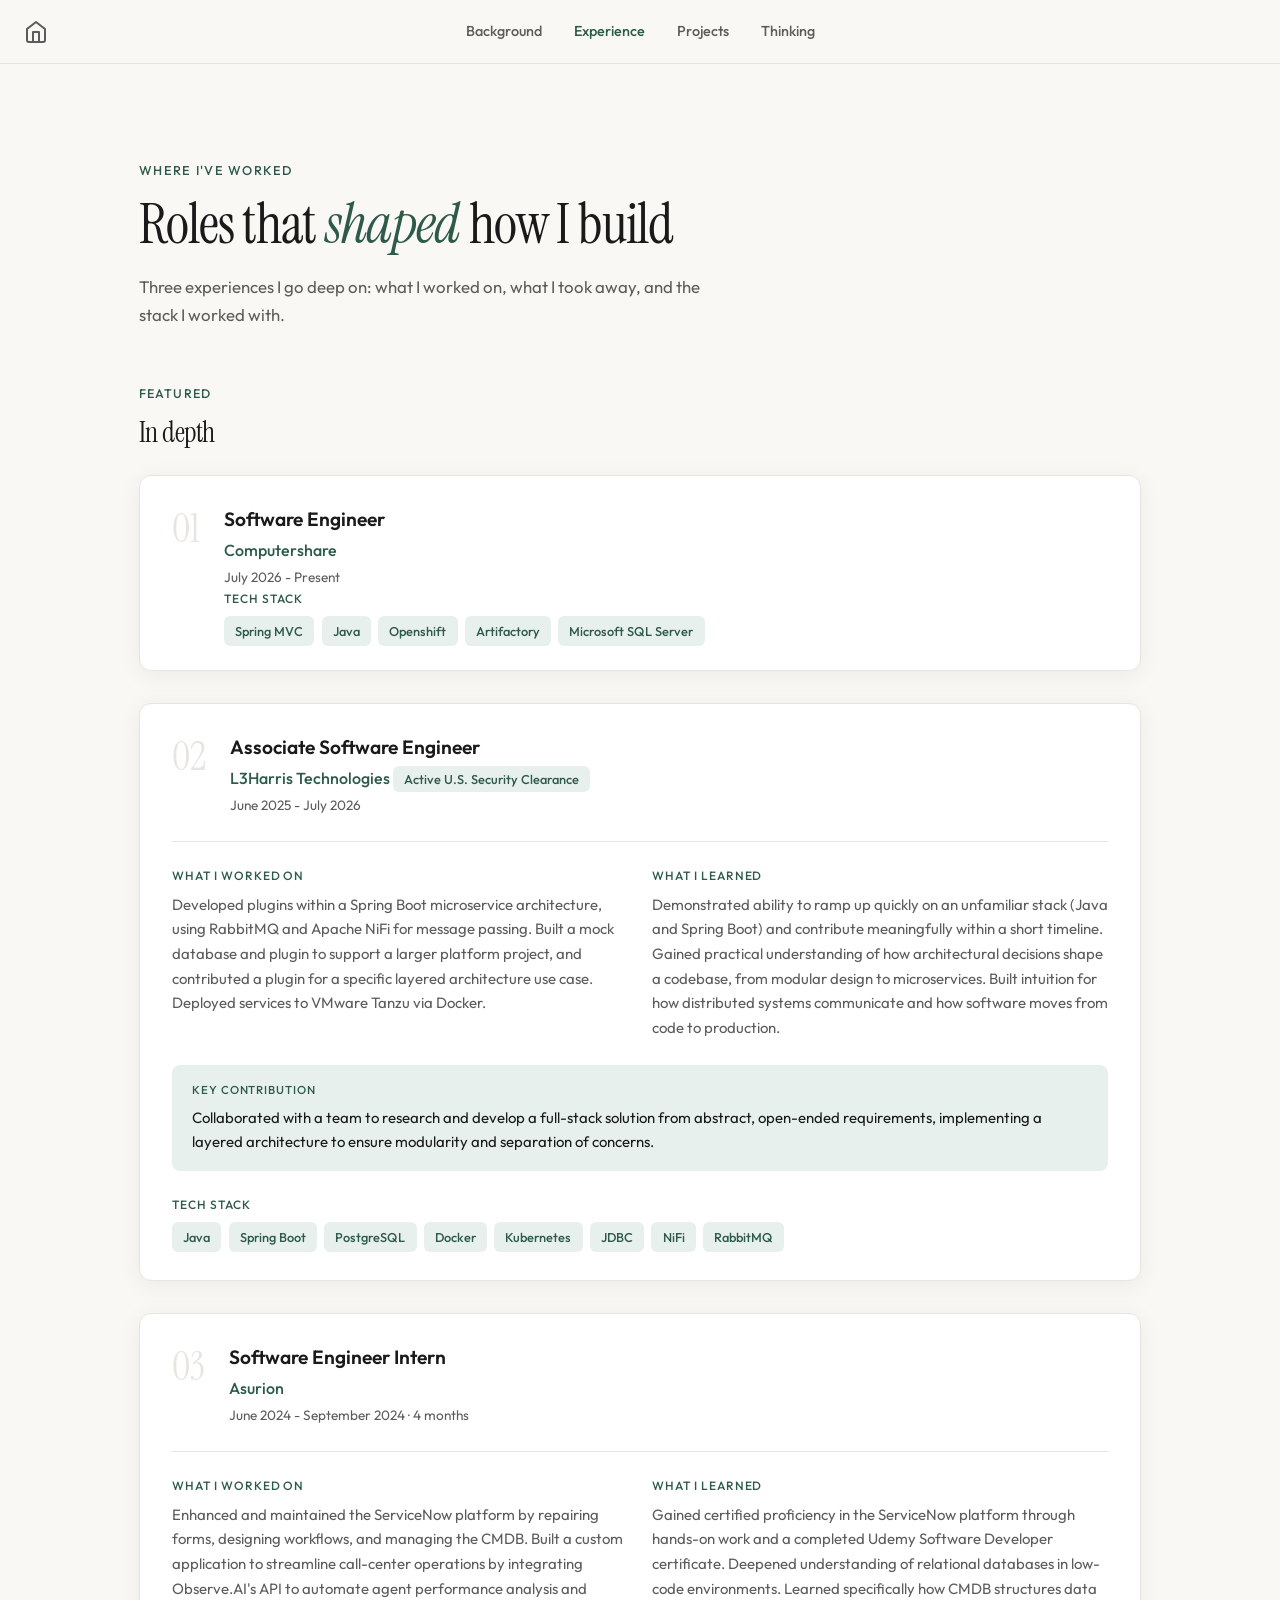
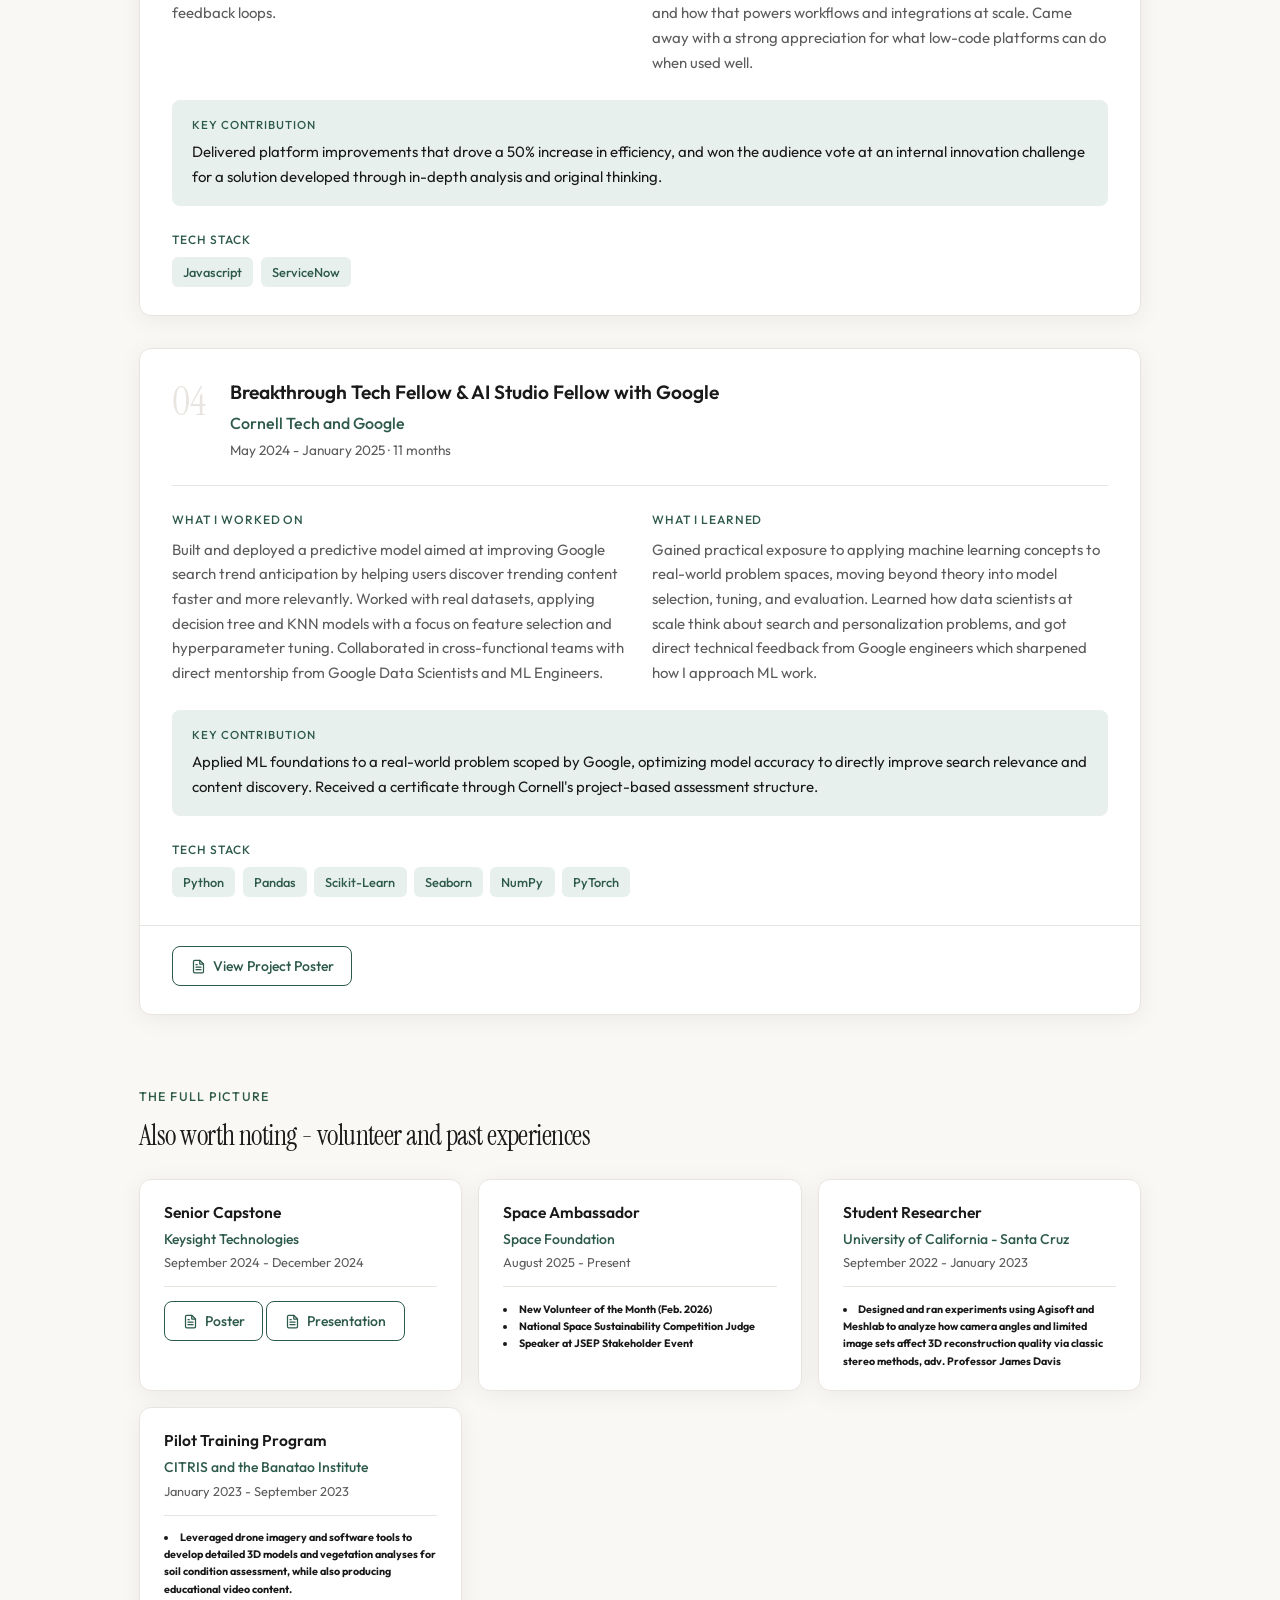
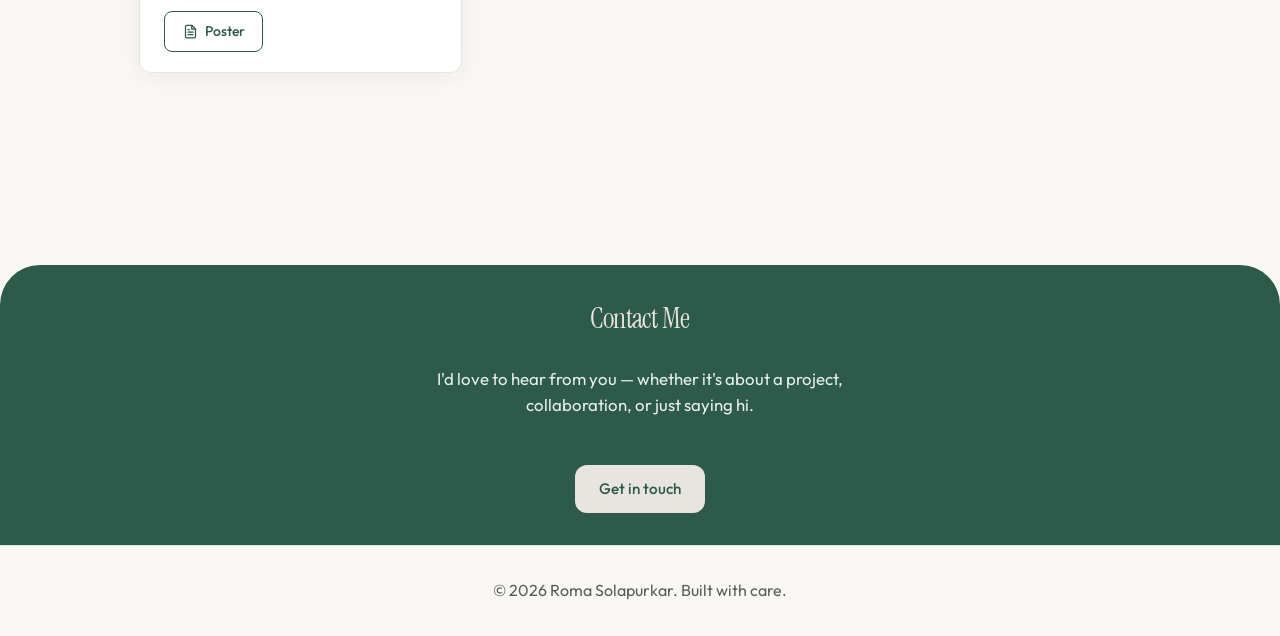
<file: experience.html>
<!DOCTYPE html>
<html lang="en">

<head>
    <meta charset="UTF-8" />
    <meta name="viewport" content="width=device-width, initial-scale=1.0" />
    <title>Experience — Roma Solapurkar</title>
    <link rel="preconnect" href="https://fonts.googleapis.com" />
    <link rel="preconnect" href="https://fonts.gstatic.com" crossorigin/>
    <link href="https://fonts.googleapis.com/css2?family=Instrument+Serif:ital@0;1&family=Outfit:wght@300;400;500;600&display=swap" rel="stylesheet" />
    <style>
         :root {
            --bg: #faf8f5;
            --surface: #fff;
            --text: #1a1a1a;
            --text-muted: #5c5c5c;
            --accent: #2d5a4a;
            --accent-soft: #e8f0ed;
            --border: #e8e4df;
            --shadow: 0 4px 24px rgba(0, 0, 0, 0.06);
            --radius: 12px;
        }
        
        * {
            box-sizing: border-box;
            margin: 0;
            padding: 0;
        }
        
        html {
            scroll-behavior: smooth;
        }
        
        body {
            font-family: 'Outfit', sans-serif;
            font-weight: 400;
            background: var(--bg);
            color: var(--text);
            line-height: 1.6;
            min-height: 100vh;
        }
        
        .nav {
            position: fixed;
            top: 0;
            left: 0;
            right: 0;
            z-index: 100;
            display: flex;
            justify-content: center;
            gap: 2rem;
            padding: 1.25rem 1.5rem;
            background: rgba(250, 248, 245, 0.9);
            backdrop-filter: blur(12px);
            border-bottom: 1px solid var(--border);
        }
        
        .nav-home {
            position: absolute;
            left: 1.5rem;
            top: 50%;
            transform: translateY(-50%);
            color: var(--text-muted);
            display: flex;
            align-items: center;
            text-decoration: none;
            transition: color 0.2s;
        }
        
        .nav-home:hover {
            color: var(--accent);
        }
        
        .nav-link {
            font-size: 0.9rem;
            font-weight: 500;
            color: var(--text-muted);
            text-decoration: none;
            transition: color 0.2s;
        }
        
        .nav-link:hover,
        .nav-link.active {
            color: var(--accent);
        }
        
        main {
            max-width: 1050px;
            margin: 0 auto;
            padding: 6rem 1.5rem 4rem;
        }
        
        .page-header {
            margin-top: 4rem;
            margin-bottom: 3.5rem;
        }
        
        .page-header-label {
            font-family: 'Outfit', sans-serif;
            font-size: 0.8rem;
            font-weight: 500;
            text-transform: uppercase;
            letter-spacing: 0.1em;
            color: var(--accent);
            margin-bottom: 0.75rem;
        }
        
        .page-header-title {
            font-family: 'Instrument Serif', serif;
            font-size: clamp(2.25rem, 6vw, 3.5rem);
            font-weight: 400;
            color: var(--text);
            letter-spacing: -0.02em;
            line-height: 1.15;
            margin-bottom: 1rem;
        }
        
        .page-header-title .accent {
            color: var(--accent);
            font-style: italic;
        }
        
        .page-header-desc {
            font-size: 1.05rem;
            color: var(--text-muted);
            max-width: 52ch;
            line-height: 1.65;
        }
        
        .section-label {
            font-size: 0.78rem;
            font-weight: 500;
            text-transform: uppercase;
            letter-spacing: 0.09em;
            color: var(--accent);
            margin-bottom: 0.4rem;
        }
        
        .section-title {
            font-family: 'Instrument Serif', serif;
            font-size: 1.75rem;
            font-weight: 400;
            color: var(--text);
            margin-bottom: 1.25rem;
            letter-spacing: -0.02em;
        }
        
        .featured-section {
            margin-bottom: 4.5rem;
        }
        
        .featured-roles {
            display: flex;
            flex-direction: column;
            gap: 2rem;
        }
        
        .role-card {
            background: var(--surface);
            border: 1px solid var(--border);
            border-radius: var(--radius);
            box-shadow: var(--shadow);
            overflow: hidden;
            transition: box-shadow 0.2s, border-color 0.2s, transform 0.2s;
        }
        
        .role-card:hover {
            border-color: var(--accent-soft);
            box-shadow: 0 16px 48px rgba(0, 0, 0, 0.18);
            transform: translateY(-3px);
        }
        
        .role-header {
            padding: 1.75rem 2rem 1.5rem;
            display: flex;
            gap: 1.5rem;
            align-items: flex-start;
        }
        
        .role-num {
            font-family: 'Instrument Serif', serif;
            font-size: 2.5rem;
            font-weight: 400;
            color: var(--border);
            line-height: 1;
            flex-shrink: 0;
            padding-top: 4px;
        }
        
        .role-meta {
            flex: 1;
        }
        
        .role-title {
            font-size: 1.2rem;
            font-weight: 600;
            color: var(--text);
            margin-bottom: 0.2rem;
        }
        
        .role-company {
            font-size: 1rem;
            font-weight: 500;
            color: var(--accent);
            margin-bottom: 0.2rem;
        }
        
        .role-dates {
            font-size: 0.85rem;
            color: var(--text-muted);
        }
        
        .role-body {
            padding: 0 2rem 1.75rem;
        }
        
        .role-divider {
            height: 1px;
            background: var(--border);
            margin-bottom: 1.5rem;
        }
        
        .role-grid {
            display: grid;
            grid-template-columns: 1fr 1fr;
            gap: 1.5rem;
            margin-bottom: 1.5rem;
        }
        
        .role-block-label {
            font-size: 0.75rem;
            font-weight: 500;
            text-transform: uppercase;
            letter-spacing: 0.08em;
            color: var(--accent);
            margin-bottom: 0.5rem;
        }
        
        .role-block-text {
            font-size: 0.935rem;
            color: var(--text-muted);
            line-height: 1.65;
        }
        
        .role-stack {
            display: flex;
            flex-wrap: wrap;
            gap: 0.45rem;
            margin-top: 0.5rem;
        }
        
        .stack-tag {
            font-size: 0.8rem;
            font-weight: 500;
            padding: 0.3rem 0.7rem;
            background: var(--accent-soft);
            color: var(--accent);
            border-radius: 6px;
        }
        
        .role-highlight {
            background: var(--accent-soft);
            border-radius: 8px;
            padding: 1rem 1.25rem;
            margin-bottom: 1.5rem;
        }
        
        .role-highlight-label {
            font-size: 0.72rem;
            font-weight: 500;
            text-transform: uppercase;
            letter-spacing: 0.08em;
            color: var(--accent);
            margin-bottom: 0.4rem;
        }
        
        .role-highlight-text {
            font-size: 0.935rem;
            color: var(--text);
            line-height: 1.65;
        }
        
        .role-footer {
            padding: 1.25rem 2rem 1.75rem;
            border-top: 1px solid var(--border);
            display: flex;
            align-items: center;
            gap: 0.75rem;
        }
        
        .poster-btn {
            display: inline-flex;
            align-items: center;
            gap: 0.45rem;
            padding: 0.5rem 1.1rem;
            background: var(--surface);
            color: var(--accent);
            font-family: 'Outfit', sans-serif;
            font-size: 0.875rem;
            font-weight: 500;
            text-decoration: none;
            border: 1.5px solid var(--accent);
            border-radius: 8px;
            transition: background 0.2s, color 0.2s, transform 0.15s;
        }
        
        .poster-btn:hover {
            background: var(--accent);
            color: var(--surface);
            transform: translateY(-1px);
        }
        
        .poster-btn svg {
            flex-shrink: 0;
        }
        
        .featured-roles:has(.role-card:hover) .role-card:not(:hover) {
            opacity: 0.55;
            transition: filter 0.25s ease, opacity 0.25s ease, transform 0.2s, box-shadow 0.2s, border-color 0.2s;
        }
        
        .featured-roles .role-card {
            transition: filter 0.25s ease, opacity 0.25s ease, border-color 0.2s, box-shadow 0.2s, transform 0.2s;
        }
        
        .also-section {
            margin-bottom: 4rem;
        }
        
        .also-grid {
            display: grid;
            grid-template-columns: repeat(auto-fill, minmax(280px, 1fr));
            gap: 1rem;
        }
        
        .also-card {
            background: var(--surface);
            border: 1px solid var(--border);
            border-radius: var(--radius);
            padding: 1.25rem 1.5rem;
            box-shadow: var(--shadow);
            transition: border-color 0.2s, box-shadow 0.2s, transform 0.2s;
        }
        
        .also-card:hover {
            border-color: var(--accent-soft);
            box-shadow: 0 16px 48px rgba(0, 0, 0, 0.18);
            transform: translateY(-2px);
        }
        
        .also-card-title {
            font-size: 0.975rem;
            font-weight: 600;
            color: var(--text);
            margin-bottom: 0.2rem;
        }
        
        .also-card-company {
            font-size: 0.875rem;
            font-weight: 500;
            color: var(--accent);
            margin-bottom: 0.15rem;
        }
        
        .also-card-dates {
            font-size: 0.8rem;
            color: var(--text-muted);
        }
        
        .also-card-footer {
            margin-top: 0.85rem;
            padding-top: 0.85rem;
            border-top: 1px solid var(--border);
        }
        
        .also-grid:has(.also-card:hover) .also-card:not(:hover) {
            opacity: 0.55;
            transition: filter 0.25s ease, opacity 0.25s ease;
        }
        
        .also-grid .also-card {
            transition: filter 0.25s ease, opacity 0.25s ease, border-color 0.2s, box-shadow 0.2s, transform 0.2s;
        }
        
        .contact-section {
            background: var(--accent);
            color: var(--surface);
            text-align: center;
            padding: 2rem 1.5rem;
            margin-top: 4rem;
            width: 100%;
            border-top-left-radius: 40px;
            border-top-right-radius: 40px;
        }
        
        .section-title-contact {
            font-family: 'Instrument Serif', serif;
            font-size: 1.75rem;
            font-weight: 400;
            color: var(--border);
            margin-bottom: 1.5rem;
            letter-spacing: -0.02em;
        }
        
        .contact-intro {
            font-size: 1.05rem;
            color: var(--accent-soft);
            margin-bottom: 1.25rem;
            max-width: 42ch;
            margin-left: auto;
            margin-right: auto;
        }
        
        .contact-btn {
            display: inline-block;
            padding: 0.75rem 1.5rem;
            background: var(--border);
            color: var(--accent);
            font-size: 0.95rem;
            font-weight: 500;
            text-decoration: none;
            border-radius: var(--radius);
            transition: background 0.2s, transform 0.2s;
        }
        
        .contact-btn:hover {
            background: #5f8a75;
            transform: translateY(-1px);
        }
        
        .footer {
            text-align: center;
            padding: 2rem 1.5rem;
            border-top: 1px solid var(--border);
            font-size: 1rem;
            color: var(--text-muted);
        }
        
        @keyframes fade-up-in {
            from {
                opacity: 0;
                transform: translateY(10px);
            }
            to {
                opacity: 1;
                transform: translateY(0);
            }
        }
        
        .fade-up {
            opacity: 0;
            animation: fade-up-in 0.5s ease forwards;
        }
        
        .fade-up:nth-child(1) {
            animation-delay: 0.05s;
        }
        
        .fade-up:nth-child(2) {
            animation-delay: 0.12s;
        }
        
        .fade-up:nth-child(3) {
            animation-delay: 0.19s;
        }
        
        .fade-up:nth-child(4) {
            animation-delay: 0.26s;
        }
        
        @media(max-width:640px) {
            .role-grid {
                grid-template-columns: 1fr;
            }
            .role-header {
                flex-direction: column;
                gap: 0.5rem;
            }
            .role-num {
                font-size: 1.75rem;
            }
            .also-grid {
                grid-template-columns: 1fr;
            }
        }
    </style>
</head>

<body>

    <nav class="nav">
        <a href="index.html#about" class="nav-home" aria-label="Home">
            <svg xmlns="http://www.w3.org/2000/svg" width="24" height="24" viewBox="0 0 24 24" fill="none" stroke="currentColor" stroke-width="2" stroke-linecap="round" stroke-linejoin="round">
                <path d="M3 9l9-7 9 7v11a2 2 0 0 1-2 2H5a2 2 0 0 1-2-2z"/>
                <polyline points="9 22 9 12 15 12 15 22"/>
            </svg>
        </a>
        <a href="about.html" class="nav-link">Background</a>
        <a href="experience.html" class="nav-link active">Experience</a>
        <a href="projects.html" class="nav-link">Projects</a>
        <a href="writing.html" class="nav-link">Thinking</a>
    </nav>

    <main>

        <header class="page-header">
            <p class="page-header-label">Where I've worked</p>
            <h1 class="page-header-title">Roles that <span class="accent">shaped</span> how I build</h1>
            <p class="page-header-desc">Three experiences I go deep on: what I worked on, what I took away, and the stack I worked with.</p>
        </header>

        <!-- Featured roles -->
        <section class="featured-section">
            <p class="section-label">Featured</p>
            <h2 class="section-title">In depth</h2>
            <div class="featured-roles">

                <!-- Role 1 -->
                <article class="role-card fade-up">
                    <div class="role-header">
                        <div class="role-num">01</div>
                        <div class="role-meta">
                            <div class="role-title">Software Engineer</div>
                            <div class="role-company">
                                Computershare
                            </div>
                            <div class="role-dates">July 2026 - Present</div>
                            <div class="role-block">
                            <div class="role-block-label">Tech stack</div>
                            <div class="role-stack">
                                <span class="stack-tag">Spring MVC</span>
                                <span class="stack-tag">Java</span>
                                <span class="stack-tag">Openshift</span>
                                <span class="stack-tag">Artifactory</span>
                                <span class="stack-tag">Microsoft SQL Server</span>
                            </div>
                        </div>
                        </div>
                    </div>
                    </article>
                    <article class="role-card fade-up">
                    <div class="role-header">
                        <div class="role-num">02</div>
                        <div class="role-meta">
                            <div class="role-title">Associate Software Engineer</div>
                            <div class="role-company">
                                L3Harris Technologies
                                <span class="stack-tag">Active U.S. Security Clearance</span>
                            </div>
                            <div class="role-dates">June 2025 - July 2026</div>
                        </div>
                    </div>
                    <div class="role-body">
                        <div class="role-divider"></div>
                        <div class="role-grid">
                            <div class="role-block">
                                <div class="role-block-label">What I worked on</div>
                                <p class="role-block-text">Developed plugins within a Spring Boot microservice architecture, using RabbitMQ and Apache NiFi for message passing. Built a mock database and plugin to support a larger platform project, and contributed a plugin for a
                                    specific layered architecture use case. Deployed services to VMware Tanzu via Docker.</p>
                            </div>
                            <div class="role-block">
                                <div class="role-block-label">What I learned</div>
                                <p class="role-block-text">Demonstrated ability to ramp up quickly on an unfamiliar stack (Java and Spring Boot) and contribute meaningfully within a short timeline. Gained practical understanding of how architectural decisions shape a codebase,
                                    from modular design to microservices. Built intuition for how distributed systems communicate and how software moves from code to production.</p>
                            </div>
                        </div>
                        <div class="role-highlight">
                            <div class="role-highlight-label">Key contribution</div>
                            <p class="role-highlight-text">Collaborated with a team to research and develop a full-stack solution from abstract, open-ended requirements, implementing a layered architecture to ensure modularity and separation of concerns.</p>
                        </div>
                        <div class="role-block">
                            <div class="role-block-label">Tech stack</div>
                            <div class="role-stack">
                                <span class="stack-tag">Java</span>
                                <span class="stack-tag">Spring Boot</span>
                                <span class="stack-tag">PostgreSQL</span>
                                <span class="stack-tag">Docker</span>
                                <span class="stack-tag">Kubernetes</span>
                                <span class="stack-tag">JDBC</span>
                                <span class="stack-tag">NiFi</span>
                                <span class="stack-tag">RabbitMQ</span>
                            </div>
                        </div>
                    </div>
                </article>

                <!-- Role 2 -->
                <article class="role-card fade-up">
                    <div class="role-header">
                        <div class="role-num">03</div>
                        <div class="role-meta">
                            <div class="role-title">Software Engineer Intern</div>
                            <div class="role-company">Asurion</div>
                            <div class="role-dates">June 2024 - September 2024 · 4 months</div>
                        </div>
                    </div>
                    <div class="role-body">
                        <div class="role-divider"></div>
                        <div class="role-grid">
                            <div class="role-block">
                                <div class="role-block-label">What I worked on</div>
                                <p class="role-block-text">Enhanced and maintained the ServiceNow platform by repairing forms, designing workflows, and managing the CMDB. Built a custom application to streamline call-center operations by integrating Observe.AI's API to automate
                                    agent performance analysis and feedback loops.</p>
                            </div>
                            <div class="role-block">
                                <div class="role-block-label">What I learned</div>
                                <p class="role-block-text">Gained certified proficiency in the ServiceNow platform through hands-on work and a completed Udemy Software Developer certificate. Deepened understanding of relational databases in low-code environments. Learned specifically
                                    how CMDB structures data and how that powers workflows and integrations at scale. Came away with a strong appreciation for what low-code platforms can do when used well.</p>
                            </div>
                        </div>
                        <div class="role-highlight">
                            <div class="role-highlight-label">Key contribution</div>
                            <p class="role-highlight-text">Delivered platform improvements that drove a 50% increase in efficiency, and won the audience vote at an internal innovation challenge for a solution developed through in-depth analysis and original thinking.</p>
                        </div>
                        <div class="role-block">
                            <div class="role-block-label">Tech stack</div>
                            <div class="role-stack">
                                <span class="stack-tag">Javascript</span>
                                <span class="stack-tag">ServiceNow</span>
                            </div>
                        </div>
                    </div>
                </article>

                <!-- Role 3 -->
                <article class="role-card fade-up">
                    <div class="role-header">
                        <div class="role-num">04</div>
                        <div class="role-meta">
                            <div class="role-title">Breakthrough Tech Fellow & AI Studio Fellow with Google</div>
                            <div class="role-company">Cornell Tech and Google</div>
                            <div class="role-dates">May 2024 - January 2025 · 11 months</div>
                        </div>
                    </div>
                    <div class="role-body">
                        <div class="role-divider"></div>
                        <div class="role-grid">
                            <div class="role-block">
                                <div class="role-block-label">What I worked on</div>
                                <p class="role-block-text">Built and deployed a predictive model aimed at improving Google search trend anticipation by helping users discover trending content faster and more relevantly. Worked with real datasets, applying decision tree and KNN
                                    models with a focus on feature selection and hyperparameter tuning. Collaborated in cross-functional teams with direct mentorship from Google Data Scientists and ML Engineers.</p>
                            </div>
                            <div class="role-block">
                                <div class="role-block-label">What I learned</div>
                                <p class="role-block-text">Gained practical exposure to applying machine learning concepts to real-world problem spaces, moving beyond theory into model selection, tuning, and evaluation. Learned how data scientists at scale think about search and
                                    personalization problems, and got direct technical feedback from Google engineers which sharpened how I approach ML work.</p>
                            </div>
                        </div>
                        <div class="role-highlight">
                            <div class="role-highlight-label">Key contribution</div>
                            <p class="role-highlight-text">Applied ML foundations to a real-world problem scoped by Google, optimizing model accuracy to directly improve search relevance and content discovery. Received a certificate through Cornell's project-based assessment structure.</p>
                        </div>
                        <div class="role-block">
                            <div class="role-block-label">Tech stack</div>
                            <div class="role-stack">
                                <span class="stack-tag">Python</span>
                                <span class="stack-tag">Pandas</span>
                                <span class="stack-tag">Scikit-Learn</span>
                                <span class="stack-tag">Seaborn</span>
                                <span class="stack-tag">NumPy</span>
                                <span class="stack-tag">PyTorch</span>
                            </div>
                        </div>
                    </div>
                    <div class="role-footer">
                        <a href="Resources/Google 2A - Final Project Presentation.pdf" class="poster-btn" target="_blank" rel="noopener noreferrer">
                            <svg width="15" height="15" viewBox="0 0 24 24" fill="none" stroke="currentColor" stroke-width="2" stroke-linecap="round" stroke-linejoin="round"><path d="M14 2H6a2 2 0 0 0-2 2v16a2 2 0 0 0 2 2h12a2 2 0 0 0 2-2V8z"/><polyline points="14 2 14 8 20 8"/><line x1="16" y1="13" x2="8" y2="13"/><line x1="16" y1="17" x2="8" y2="17"/><polyline points="10 9 9 9 8 9"/></svg>                            View Project Poster
                        </a>
                    </div>
                </article>

            </div>
        </section>

        <!-- Also section -->
        <section class="also-section">
            <p class="section-label">The full picture</p>
            <h2 class="section-title">Also worth noting - volunteer and past experiences</h2>
            <div class="also-grid">
                <div class="also-card fade-up">
                    <div class="also-card-title">Senior Capstone</div>
                    <div class="also-card-company">Keysight Technologies</div>
                    <div class="also-card-dates">September 2024 - December 2024</div>
                    <div class="also-card-footer">
                        <a href="Resources/Keysight Poster.png" class="poster-btn" target="_blank" rel="noopener noreferrer">
                            <svg width="15" height="15" viewBox="0 0 24 24" fill="none" stroke="currentColor" stroke-width="2" stroke-linecap="round" stroke-linejoin="round"><path d="M14 2H6a2 2 0 0 0-2 2v16a2 2 0 0 0 2 2h12a2 2 0 0 0 2-2V8z"/><polyline points="14 2 14 8 20 8"/><line x1="16" y1="13" x2="8" y2="13"/><line x1="16" y1="17" x2="8" y2="17"/><polyline points="10 9 9 9 8 9"/></svg>                            Poster
                        </a>
                        <a href="Resources/Keysight Desktop Application.pdf" class="poster-btn" target="_blank" rel="noopener noreferrer">
                            <svg width="15" height="15" viewBox="0 0 24 24" fill="none" stroke="currentColor" stroke-width="2" stroke-linecap="round" stroke-linejoin="round"><path d="M14 2H6a2 2 0 0 0-2 2v16a2 2 0 0 0 2 2h12a2 2 0 0 0 2-2V8z"/><polyline points="14 2 14 8 20 8"/><line x1="16" y1="13" x2="8" y2="13"/><line x1="16" y1="17" x2="8" y2="17"/><polyline points="10 9 9 9 8 9"/></svg>                            Presentation
                        </a>
                    </div>
                </div>

                <div class="also-card fade-up">
                    <div class="also-card-title">Space Ambassador</div>
                    <div class="also-card-company">Space Foundation</div>
                    <div class="also-card-dates">August 2025 - Present</div>
                    <div class="also-card-footer">
                        <h6>
                            <li>New Volunteer of the Month (Feb. 2026)</li>
                            <li>National Space Sustainability Competition Judge</li>
                            <li>Speaker at JSEP Stakeholder Event</li>
                        </h6>
                    </div>
                </div>

                <div class="also-card fade-up">
                    <div class="also-card-title">Student Researcher</div>
                    <div class="also-card-company">University of California - Santa Cruz</div>
                    <div class="also-card-dates">September 2022 - January 2023</div>
                    <div class="also-card-footer">
                        <h6>
                            <li>Designed and ran experiments using Agisoft and Meshlab to analyze how camera angles and limited image sets affect 3D reconstruction quality via classic stereo methods, adv. Professor James Davis</li>
                        </h6>
                    </div>
                </div>

                <div class="also-card fade-up">
                    <div class="also-card-title">Pilot Training Program</div>
                    <div class="also-card-company">CITRIS and the Banatao Institute</div>
                    <div class="also-card-dates">January 2023 - September 2023</div>
                    <div class="also-card-footer">
                        <h6>
                            <li>Leveraged drone imagery and software tools to develop detailed 3D models and vegetation analyses for soil condition assessment, while also producing educational video content.</li>
                        </h6>
                        <div style="margin-top: 0.85rem;">
                            <a href="Resources/CIDERPresentation.pptx.pdf" class="poster-btn" target="_blank" rel="noopener noreferrer">
                                <svg width="15" height="15" viewBox="0 0 24 24" fill="none" stroke="currentColor" stroke-width="2" stroke-linecap="round" stroke-linejoin="round"><path d="M14 2H6a2 2 0 0 0-2 2v16a2 2 0 0 0 2 2h12a2 2 0 0 0 2-2V8z"/><polyline points="14 2 14 8 20 8"/><line x1="16" y1="13" x2="8" y2="13"/><line x1="16" y1="17" x2="8" y2="17"/><polyline points="10 9 9 9 8 9"/></svg>                                Poster
                            </a>
                        </div>
                    </div>
                </div>

            </div>
        </section>

    </main>

    <section id="contact" class="contact-section">
        <h2 class="section-title-contact">Contact Me</h2>
        <p class="contact-intro">I'd love to hear from you — whether it's about a project, collaboration, or just saying hi.</p>
        <br>
        <a href="mailto:romasolapurkar14@gmail.com" class="contact-btn">Get in touch</a>
    </section>

    <footer class="footer">
        <p>© <span id="year"></span> Roma Solapurkar. Built with care.</p>
    </footer>

    <script>
        document.getElementById('year').textContent = new Date().getFullYear();
    </script>
</body>

</html>
</file>
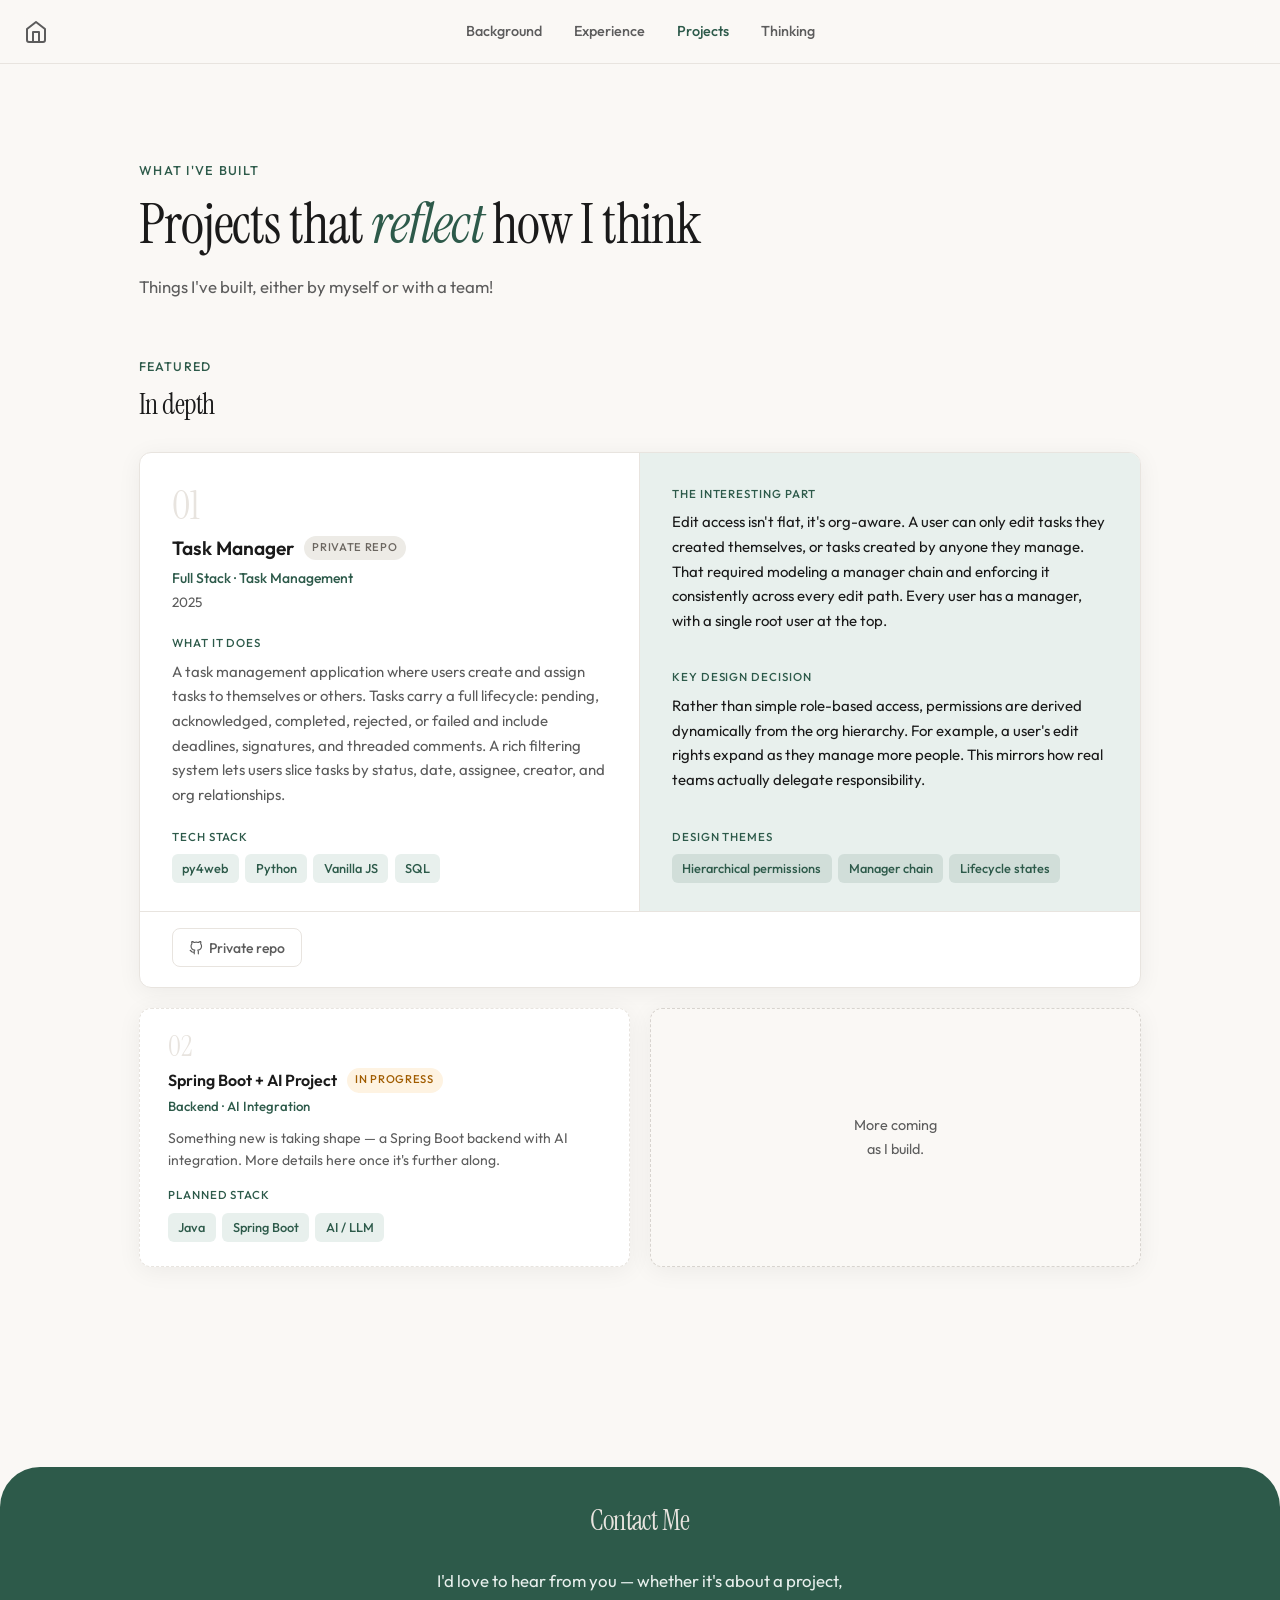
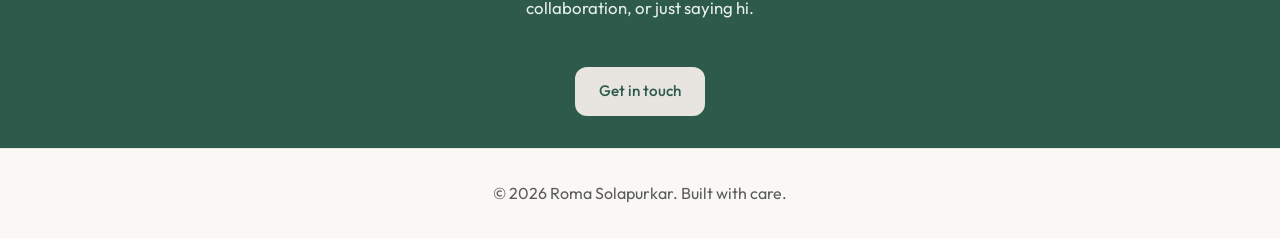
<file: projects.html>
<!DOCTYPE html>
<html lang="en">

<head>
    <meta charset="UTF-8" />
    <meta name="viewport" content="width=device-width, initial-scale=1.0" />
    <title>Projects — Roma Solapurkar</title>
    <link rel="preconnect" href="https://fonts.googleapis.com" />
    <link rel="preconnect" href="https://fonts.gstatic.com" crossorigin />
    <link href="https://fonts.googleapis.com/css2?family=Instrument+Serif:ital@0;1&family=Outfit:wght@300;400;500;600&display=swap" rel="stylesheet" />
    <style>
         :root {
            --bg: #faf8f5;
            --surface: #fff;
            --text: #1a1a1a;
            --text-muted: #5c5c5c;
            --accent: #2d5a4a;
            --accent-soft: #e8f0ed;
            --border: #e8e4df;
            --shadow: 0 4px 24px rgba(0, 0, 0, 0.06);
            --radius: 12px;
        }
        
        * {
            box-sizing: border-box;
            margin: 0;
            padding: 0;
        }
        
        html {
            scroll-behavior: smooth;
        }
        
        body {
            font-family: 'Outfit', sans-serif;
            font-weight: 400;
            background: var(--bg);
            color: var(--text);
            line-height: 1.6;
            min-height: 100vh;
        }
        /* Nav */
        
        .nav {
            position: fixed;
            top: 0;
            left: 0;
            right: 0;
            z-index: 100;
            display: flex;
            justify-content: center;
            gap: 2rem;
            padding: 1.25rem 1.5rem;
            background: rgba(250, 248, 245, 0.9);
            backdrop-filter: blur(12px);
            border-bottom: 1px solid var(--border);
        }
        
        .nav-home {
            position: absolute;
            left: 1.5rem;
            top: 50%;
            transform: translateY(-50%);
            color: var(--text-muted);
            display: flex;
            align-items: center;
            text-decoration: none;
            transition: color 0.2s;
        }
        
        .nav-home:hover {
            color: var(--accent);
        }
        
        .nav-link {
            font-size: 0.9rem;
            font-weight: 500;
            color: var(--text-muted);
            text-decoration: none;
            transition: color 0.2s;
        }
        
        .nav-link:hover,
        .nav-link.active {
            color: var(--accent);
        }
        /* Main */
        
        main {
            max-width: 1050px;
            margin: 0 auto;
            padding: 6rem 1.5rem 4rem;
        }
        
        .page-header {
            margin-top: 4rem;
            margin-bottom: 3.5rem;
        }
        
        .page-header-label {
            font-size: 0.8rem;
            font-weight: 500;
            text-transform: uppercase;
            letter-spacing: 0.1em;
            color: var(--accent);
            margin-bottom: 0.75rem;
        }
        
        .page-header-title {
            font-family: 'Instrument Serif', serif;
            font-size: clamp(2.25rem, 6vw, 3.5rem);
            font-weight: 400;
            color: var(--text);
            letter-spacing: -0.02em;
            line-height: 1.15;
            margin-bottom: 1rem;
        }
        
        .page-header-title .accent {
            color: var(--accent);
            font-style: italic;
        }
        
        .page-header-desc {
            font-size: 1.05rem;
            color: var(--text-muted);
            max-width: 52ch;
            line-height: 1.65;
        }
        
        .section-label {
            font-size: 0.78rem;
            font-weight: 500;
            text-transform: uppercase;
            letter-spacing: 0.09em;
            color: var(--accent);
            margin-bottom: 0.4rem;
        }
        
        .section-title {
            font-family: 'Instrument Serif', serif;
            font-size: 1.75rem;
            font-weight: 400;
            color: var(--text);
            margin-bottom: 1.5rem;
            letter-spacing: -0.02em;
        }
        /* Hero card */
        
        .hero-card {
            background: var(--surface);
            border: 1px solid var(--border);
            border-radius: var(--radius);
            box-shadow: var(--shadow);
            overflow: hidden;
            margin-bottom: 1.25rem;
            transition: box-shadow 0.2s, border-color 0.2s, transform 0.2s;
        }
        
        .hero-card:hover {
            border-color: var(--accent-soft);
            box-shadow: 0 16px 48px rgba(0, 0, 0, 0.18);
            transform: translateY(-3px);
        }
        
        .hero-body {
            display: grid;
            grid-template-columns: 1fr 1fr;
        }
        
        .hero-left {
            padding: 2rem 2rem 1.75rem;
            border-right: 1px solid var(--border);
        }
        
        .hero-right {
            padding: 2rem 2rem 1.75rem;
            background: var(--accent-soft);
            display: flex;
            flex-direction: column;
            justify-content: space-between;
            gap: 1.5rem;
        }
        
        .project-num {
            font-family: 'Instrument Serif', serif;
            font-size: 2.5rem;
            font-weight: 400;
            color: var(--border);
            line-height: 1;
            margin-bottom: 0.5rem;
        }
        
        .project-title-row {
            display: flex;
            align-items: center;
            gap: 0.6rem;
            flex-wrap: wrap;
            margin-bottom: 0.2rem;
        }
        
        .project-title {
            font-size: 1.2rem;
            font-weight: 600;
            color: var(--text);
        }
        
        .badge {
            font-size: 0.7rem;
            font-weight: 500;
            text-transform: uppercase;
            letter-spacing: 0.06em;
            padding: 0.2rem 0.55rem;
            border-radius: 20px;
        }
        
        .badge-private {
            background: #edebe6;
            color: #6b6660;
        }
        
        .badge-wip {
            background: #fef3e2;
            color: #a05c00;
        }
        
        .project-type {
            font-size: 0.875rem;
            font-weight: 500;
            color: var(--accent);
            margin-bottom: 0.2rem;
        }
        
        .project-dates {
            font-size: 0.85rem;
            color: var(--text-muted);
            margin-bottom: 1.25rem;
        }
        
        .block-label {
            font-size: 0.72rem;
            font-weight: 500;
            text-transform: uppercase;
            letter-spacing: 0.08em;
            color: var(--accent);
            margin-bottom: 0.45rem;
        }
        
        .block-text {
            font-size: 0.935rem;
            color: var(--text-muted);
            line-height: 1.65;
        }
        
        .stack-row {
            display: flex;
            flex-wrap: wrap;
            gap: 0.4rem;
            margin-top: 0.5rem;
        }
        
        .stack-tag {
            font-size: 0.8rem;
            font-weight: 500;
            padding: 0.28rem 0.65rem;
            background: var(--accent-soft);
            color: var(--accent);
            border-radius: 6px;
        }
        
        .hero-right .stack-tag {
            background: rgba(45, 90, 74, 0.12);
        }
        
        .highlight-label {
            font-size: 0.72rem;
            font-weight: 500;
            text-transform: uppercase;
            letter-spacing: 0.08em;
            color: var(--accent);
            margin-bottom: 0.45rem;
        }
        
        .highlight-text {
            font-size: 0.935rem;
            color: var(--text);
            line-height: 1.65;
        }
        
        .hero-footer {
            padding: 1rem 2rem 1.25rem;
            border-top: 1px solid var(--border);
            display: flex;
            align-items: center;
            gap: 0.75rem;
            flex-wrap: wrap;
        }
        
        .project-btn {
            display: inline-flex;
            align-items: center;
            gap: 0.4rem;
            padding: 0.45rem 1rem;
            font-family: 'Outfit', sans-serif;
            font-size: 0.875rem;
            font-weight: 500;
            text-decoration: none;
            border-radius: 8px;
            transition: background 0.2s, color 0.2s, transform 0.15s;
        }
        
        .project-btn svg {
            flex-shrink: 0;
        }
        
        .btn-outline {
            background: var(--surface);
            color: var(--accent);
            border: 1.5px solid var(--accent);
        }
        
        .btn-outline:hover {
            background: var(--accent);
            color: var(--surface);
            transform: translateY(-1px);
        }
        
        .btn-disabled {
            background: none;
            color: var(--text-muted);
            border: 1.5px solid var(--border);
            cursor: default;
            pointer-events: none;
        }
        /* Small card grid */
        
        .small-grid {
            display: grid;
            grid-template-columns: 1fr 1fr;
            gap: 1.25rem;
            margin-bottom: 4.5rem;
        }
        
        .small-card {
            background: var(--surface);
            border: 1px dashed var(--border);
            border-radius: var(--radius);
            padding: 1.5rem 1.75rem;
            box-shadow: var(--shadow);
            transition: border-color 0.2s, box-shadow 0.2s, transform 0.2s;
        }
        
        .small-card:hover {
            border-color: var(--accent);
            box-shadow: 0 12px 36px rgba(0, 0, 0, 0.1);
            transform: translateY(-2px);
        }
        
        .small-card.placeholder {
            display: flex;
            align-items: center;
            justify-content: center;
            background: var(--bg);
            border-color: #d8d4cf;
        }
        
        .small-card.placeholder:hover {
            border-color: #c0bbb5;
            transform: none;
            box-shadow: var(--shadow);
        }
        
        .placeholder-text {
            font-size: 0.9rem;
            color: var(--text-muted);
            text-align: center;
            line-height: 1.65;
        }
        
        .small-num {
            font-family: 'Instrument Serif', serif;
            font-size: 1.75rem;
            font-weight: 400;
            color: var(--border);
            line-height: 1;
            margin-bottom: 0.4rem;
        }
        
        .small-desc {
            font-size: 0.875rem;
            color: var(--text-muted);
            line-height: 1.6;
            margin-top: 0.6rem;
            margin-bottom: 0.9rem;
        }
        /* blur on hover */
        
        .project-list:has(.hero-card:hover) .small-card {
            /* filter: blur(2px); */
            opacity: 0.55;
        }
        
        .project-list:has(.small-card:hover) .small-card:not(:hover),
        .project-list:has(.small-card:hover) .hero-card {
            /* filter: blur(2px); */
            opacity: 0.55;
        }
        
        .project-list .hero-card,
        .project-list .small-card {
            transition: filter 0.25s ease, opacity 0.25s ease, border-color 0.2s, box-shadow 0.2s, transform 0.2s;
        }
        /* Contact */
        
        .contact-section {
            background: var(--accent);
            color: var(--surface);
            text-align: center;
            padding: 2rem 1.5rem;
            margin-top: 4rem;
            width: 100%;
            border-top-left-radius: 40px;
            border-top-right-radius: 40px;
        }
        
        .section-title-contact {
            font-family: 'Instrument Serif', serif;
            font-size: 1.75rem;
            font-weight: 400;
            color: var(--border);
            margin-bottom: 1.5rem;
            letter-spacing: -0.02em;
        }
        
        .contact-intro {
            font-size: 1.05rem;
            color: var(--accent-soft);
            margin-bottom: 1.25rem;
            max-width: 42ch;
            margin-left: auto;
            margin-right: auto;
        }
        
        .contact-btn {
            display: inline-block;
            padding: 0.75rem 1.5rem;
            background: var(--border);
            color: var(--accent);
            font-size: 0.95rem;
            font-weight: 500;
            text-decoration: none;
            border-radius: var(--radius);
            transition: background 0.2s, transform 0.2s;
        }
        
        .contact-btn:hover {
            background: #5f8a75;
            transform: translateY(-1px);
        }
        /* Footer */
        
        .footer {
            text-align: center;
            padding: 2rem 1.5rem;
            border-top: 1px solid var(--border);
            font-size: 1rem;
            color: var(--text-muted);
        }
        /* Animations */
        
        @keyframes fade-up-in {
            from {
                opacity: 0;
                transform: translateY(10px);
            }
            to {
                opacity: 1;
                transform: translateY(0);
            }
        }
        
        .fade-up {
            opacity: 0;
            animation: fade-up-in 0.5s ease forwards;
        }
        
        .fade-up:nth-child(1) {
            animation-delay: 0.05s;
        }
        
        .fade-up:nth-child(2) {
            animation-delay: 0.12s;
        }
        
        .fade-up:nth-child(3) {
            animation-delay: 0.19s;
        }
        /* Responsive */
        
        @media (max-width: 700px) {
            .hero-body {
                grid-template-columns: 1fr;
            }
            .hero-left {
                border-right: none;
                border-bottom: 1px solid var(--border);
            }
            .small-grid {
                grid-template-columns: 1fr;
            }
        }
    </style>
</head>

<body>

    <nav class="nav">
        <a href="index.html#about" class="nav-home" aria-label="Home">
            <svg xmlns="http://www.w3.org/2000/svg" width="24" height="24" viewBox="0 0 24 24" fill="none" stroke="currentColor" stroke-width="2" stroke-linecap="round" stroke-linejoin="round">
                <path d="M3 9l9-7 9 7v11a2 2 0 0 1-2 2H5a2 2 0 0 1-2-2z"/>
                <polyline points="9 22 9 12 15 12 15 22"/>
              </svg>
        </a>
        <a href="about.html" class="nav-link">Background</a>
        <a href="experience.html" class="nav-link">Experience</a>
        <a href="projects.html" class="nav-link active">Projects</a>
        <a href="writing.html" class="nav-link">Thinking</a>
    </nav>

    <main>

        <header class="page-header">
            <p class="page-header-label">What I've built</p>
            <h1 class="page-header-title">Projects that <span class="accent">reflect</span> how I think</h1>
            <p class="page-header-desc">Things I've built, either by myself or with a team! </p>
        </header>

        <section>
            <p class="section-label">Featured</p>
            <h2 class="section-title">In depth</h2>

            <div class="project-list">

                <!-- Hero: Task Manager -->
                <div class="hero-card fade-up">
                    <div class="hero-body">

                        <div class="hero-left">
                            <div class="project-num">01</div>
                            <div class="project-title-row">
                                <span class="project-title">Task Manager</span>
                                <span class="badge badge-private">Private repo</span>
                            </div>
                            <div class="project-type">Full Stack · Task Management</div>
                            <div class="project-dates">2025</div>

                            <div style="margin-bottom: 1.25rem;">
                                <div class="block-label">What it does</div>
                                <p class="block-text">A task management application where users create and assign tasks to themselves or others. Tasks carry a full lifecycle: pending, acknowledged, completed, rejected, or failed and include deadlines, signatures, and threaded
                                    comments. A rich filtering system lets users slice tasks by status, date, assignee, creator, and org relationships.</p>
                            </div>

                            <div>
                                <div class="block-label">Tech stack</div>
                                <div class="stack-row">
                                    <span class="stack-tag">py4web</span>
                                    <span class="stack-tag">Python</span>
                                    <span class="stack-tag">Vanilla JS</span>
                                    <span class="stack-tag">SQL</span>
                                </div>
                            </div>
                        </div>

                        <div class="hero-right">
                            <div>
                                <div class="highlight-label">The interesting part</div>
                                <p class="highlight-text">Edit access isn't flat, it's org-aware. A user can only edit tasks they created themselves, or tasks created by anyone they manage. That required modeling a manager chain and enforcing it consistently across every edit
                                    path. Every user has a manager, with a single root user at the top.</p>
                            </div>
                            <div>
                                <div class="highlight-label">Key design decision</div>
                                <p class="highlight-text">Rather than simple role-based access, permissions are derived dynamically from the org hierarchy. For example, a user's edit rights expand as they manage more people. This mirrors how real teams actually delegate responsibility.</p>
                            </div>
                            <div>
                                <div class="highlight-label">Design themes</div>
                                <div class="stack-row">
                                    <span class="stack-tag">Hierarchical permissions</span>
                                    <span class="stack-tag">Manager chain</span>
                                    <span class="stack-tag">Lifecycle states</span>
                                </div>
                            </div>
                        </div>

                    </div>
                    <div class="hero-footer">
                        <span class="project-btn btn-disabled">
                            <svg width="14" height="14" viewBox="0 0 24 24" fill="none" stroke="currentColor" stroke-width="2" stroke-linecap="round" stroke-linejoin="round"><path d="M9 19c-5 1.5-5-2.5-7-3m14 6v-3.87a3.37 3.37 0 0 0-.94-2.61c3.14-.35 6.44-1.54 6.44-7A5.44 5.44 0 0 0 20 4.77 5.07 5.07 0 0 0 19.91 1S18.73.65 16 2.48a13.38 13.38 0 0 0-7 0C6.27.65 5.09 1 5.09 1A5.07 5.07 0 0 0 5 4.77a5.44 5.44 0 0 0-1.5 3.78c0 5.42 3.3 6.61 6.44 7A3.37 3.37 0 0 0 9 18.13V22"/></svg>
                            Private repo
                        </span>
                        <!-- Uncomment when a demo or writeup is ready -->
                        <!-- <a href="#" class="project-btn btn-outline" target="_blank" rel="noopener noreferrer">
                            <svg width="14" height="14" viewBox="0 0 24 24" fill="none" stroke="currentColor" stroke-width="2" stroke-linecap="round" stroke-linejoin="round"><polygon points="5 3 19 12 5 21 5 3"/></svg>
                            View demo
                        </a> -->
                    </div>
                </div>

                <!-- Small grid -->
                <div class="small-grid">

                    <div class="small-card fade-up">
                        <div class="small-num">02</div>
                        <div class="project-title-row">
                            <span class="project-title" style="font-size: 1rem;">Spring Boot + AI Project</span>
                            <span class="badge badge-wip">In progress</span>
                        </div>
                        <div class="project-type" style="font-size: 0.825rem;">Backend · AI Integration</div>
                        <p class="small-desc">Something new is taking shape — a Spring Boot backend with AI integration. More details here once it's further along.</p>
                        <div class="block-label">Planned stack</div>
                        <div class="stack-row">
                            <span class="stack-tag">Java</span>
                            <span class="stack-tag">Spring Boot</span>
                            <span class="stack-tag">AI / LLM</span>
                        </div>
                    </div>

                    <div class="small-card placeholder fade-up">
                        <p class="placeholder-text">More coming<br>as I build.</p>
                    </div>

                </div>

            </div>
        </section>

    </main>

    <section id="contact" class="contact-section">
        <h2 class="section-title-contact">Contact Me</h2>
        <p class="contact-intro">I'd love to hear from you — whether it's about a project, collaboration, or just saying hi.</p>
        <br>
        <a href="mailto:romasolapurkar14@gmail.com" class="contact-btn">Get in touch</a>
    </section>

    <footer class="footer">
        <p>© <span id="year"></span> Roma Solapurkar. Built with care.</p>
    </footer>

    <script>
        document.getElementById('year').textContent = new Date().getFullYear();
    </script>

</body>

</html>
</file>
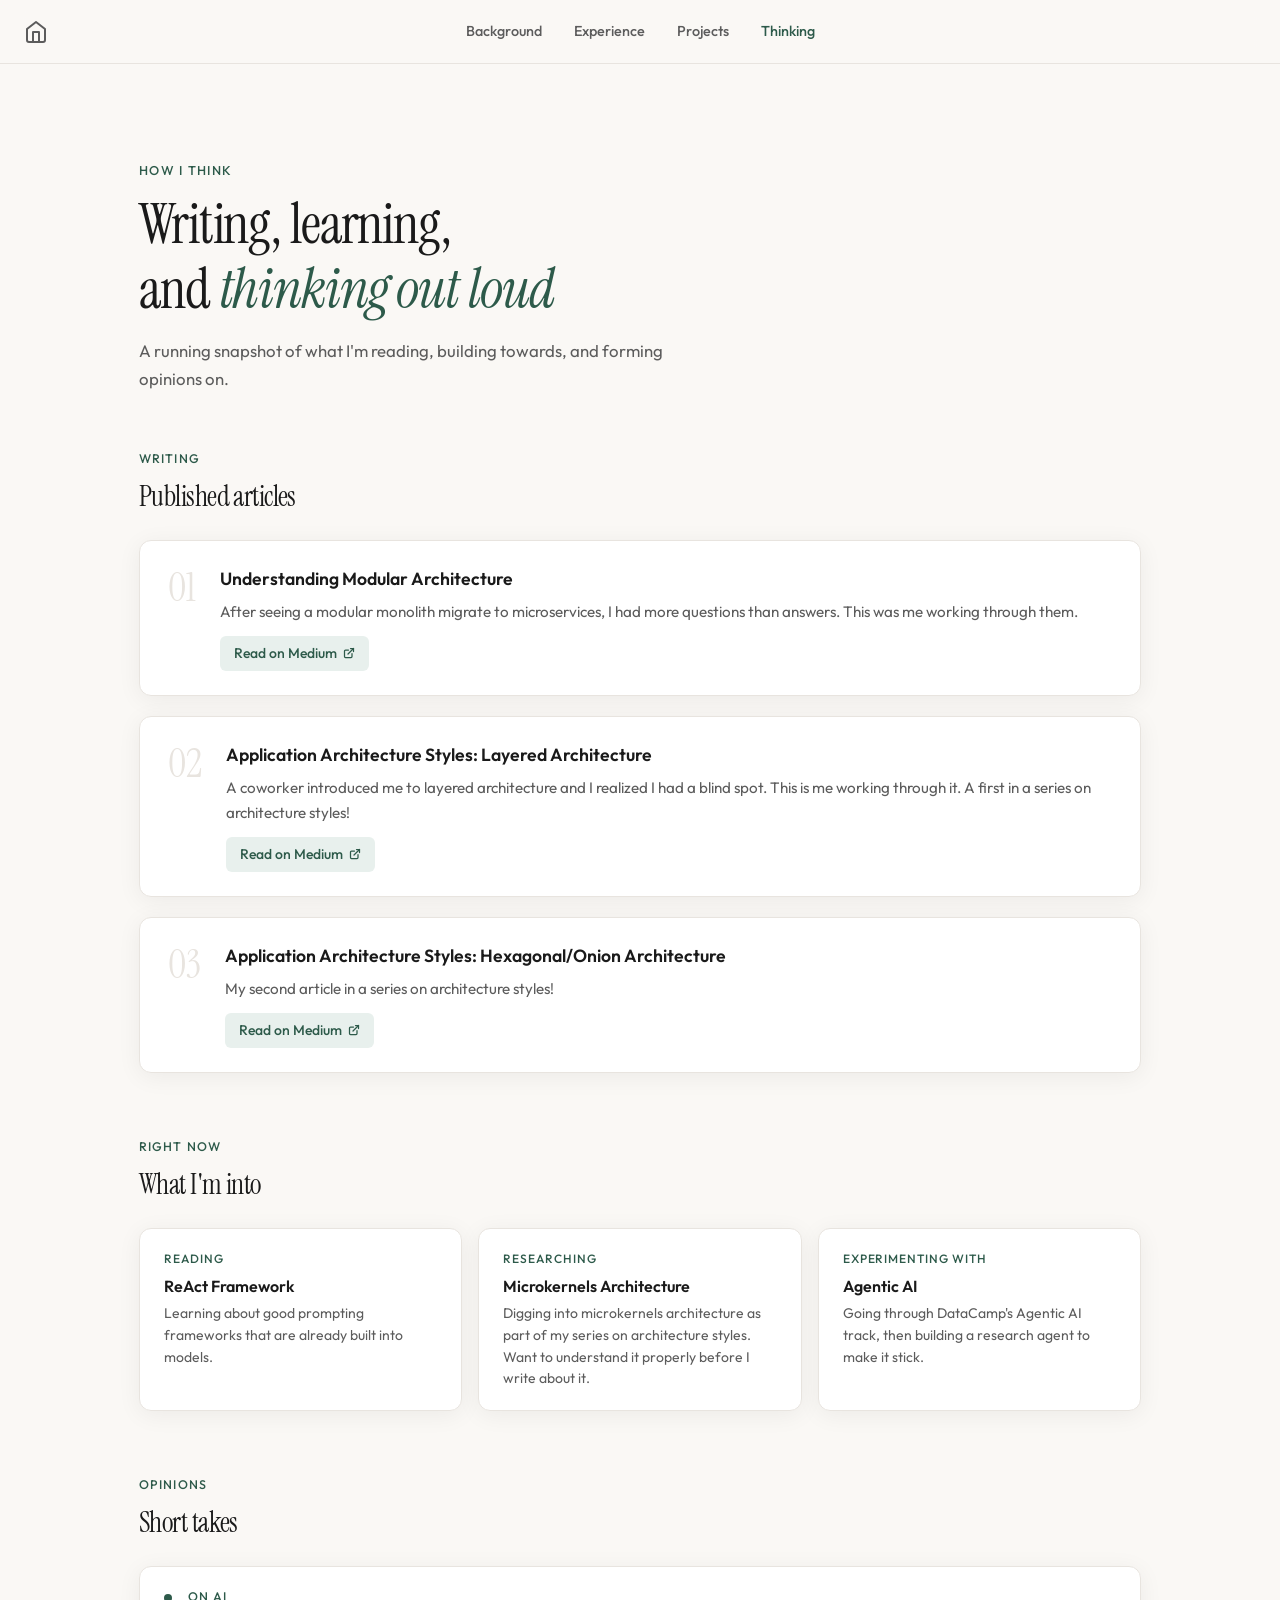
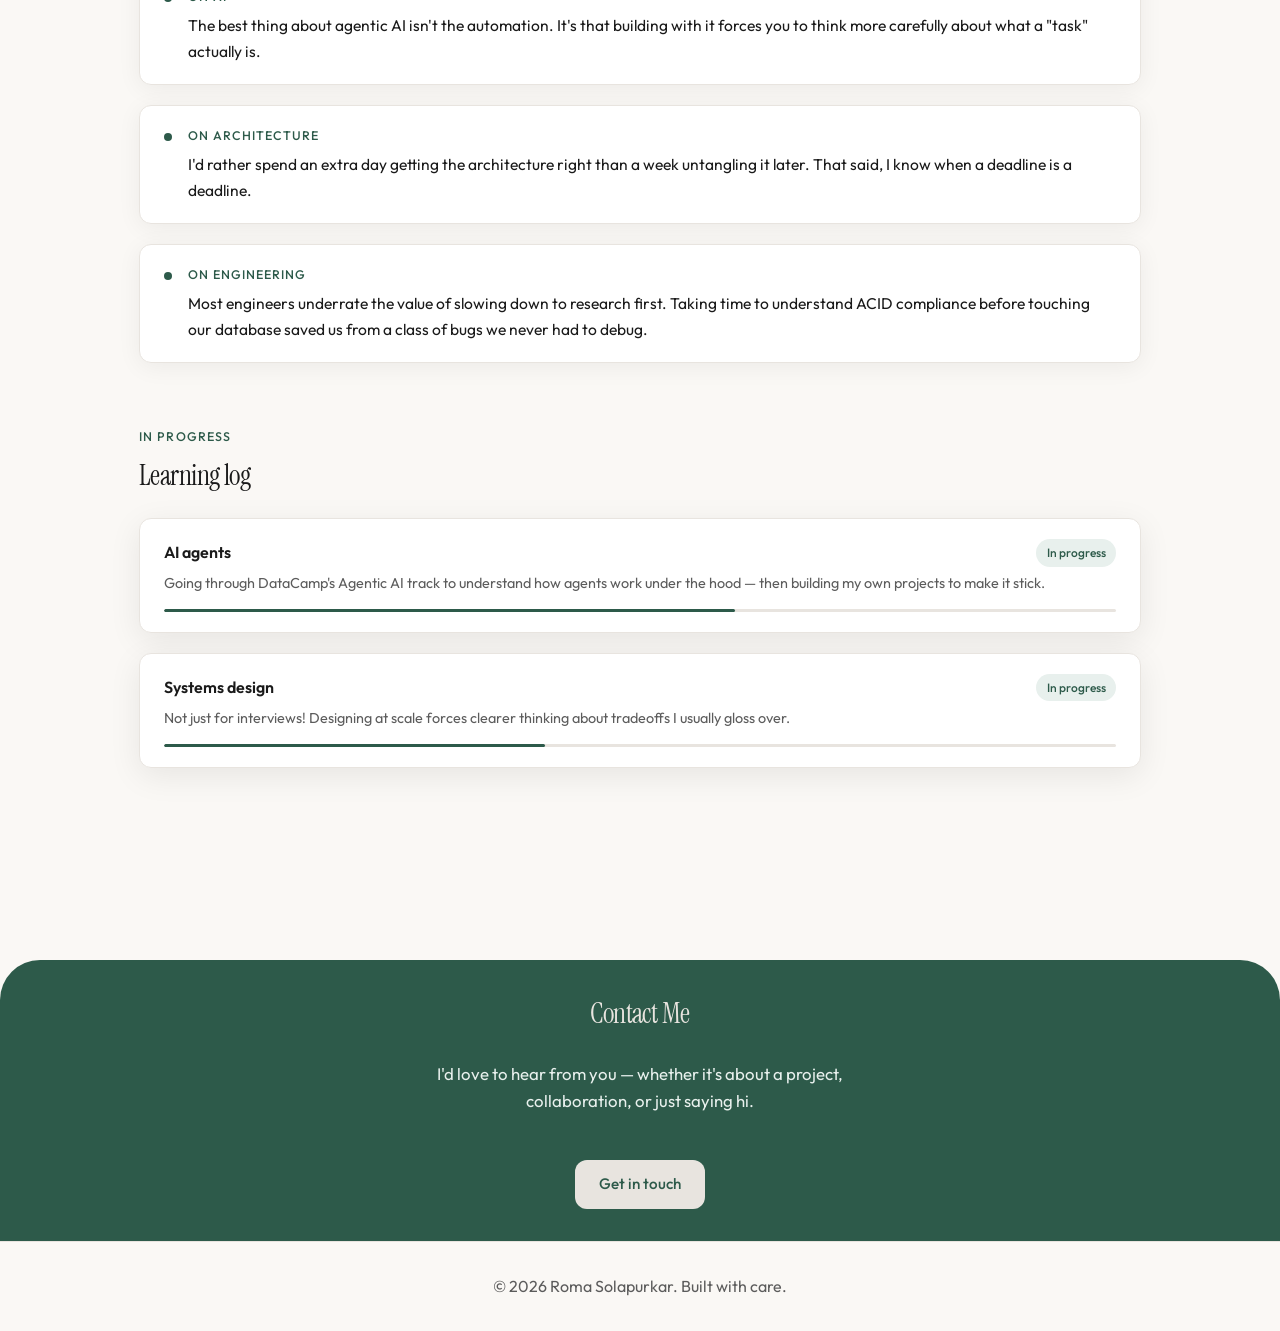
<file: writing.html>
<!DOCTYPE html>
<html lang="en">

<head>
    <meta charset="UTF-8" />
    <meta name="viewport" content="width=device-width, initial-scale=1.0" />
    <title>Thinking — Roma Solapurkar</title>
    <link rel="preconnect" href="https://fonts.googleapis.com" />
    <link rel="preconnect" href="https://fonts.gstatic.com" crossorigin />
    <link href="https://fonts.googleapis.com/css2?family=Instrument+Serif:ital@0;1&family=Outfit:wght@300;400;500;600&display=swap" rel="stylesheet" />
    <style>
         :root {
            --bg: #faf8f5;
            --surface: #fff;
            --text: #1a1a1a;
            --text-muted: #5c5c5c;
            --accent: #2d5a4a;
            --accent-soft: #e8f0ed;
            --border: #e8e4df;
            --shadow: 0 4px 24px rgba(0, 0, 0, 0.06);
            --radius: 12px;
        }
        
        * {
            box-sizing: border-box;
            margin: 0;
            padding: 0;
        }
        
        html {
            scroll-behavior: smooth;
        }
        
        body {
            font-family: 'Outfit', sans-serif;
            font-weight: 400;
            background: var(--bg);
            color: var(--text);
            line-height: 1.6;
            min-height: 100vh;
        }
        
        .nav {
            position: fixed;
            top: 0;
            left: 0;
            right: 0;
            z-index: 100;
            display: flex;
            justify-content: center;
            gap: 2rem;
            padding: 1.25rem 1.5rem;
            background: rgba(250, 248, 245, 0.9);
            backdrop-filter: blur(12px);
            border-bottom: 1px solid var(--border);
        }
        
        .nav-home {
            position: absolute;
            left: 1.5rem;
            top: 50%;
            transform: translateY(-50%);
            color: var(--text-muted);
            display: flex;
            align-items: center;
            text-decoration: none;
            transition: color 0.2s;
        }
        
        .nav-home:hover {
            color: var(--accent);
        }
        
        .nav-link {
            font-size: 0.9rem;
            font-weight: 500;
            color: var(--text-muted);
            text-decoration: none;
            transition: color 0.2s;
        }
        
        .nav-link:hover {
            color: var(--accent);
        }
        
        .nav-link.active {
            color: var(--accent);
        }
        
        main {
            max-width: 1050px;
            margin: 0 auto;
            padding: 6rem 1.5rem 4rem;
        }
        
        .page-header {
            margin-top: 4rem;
            margin-bottom: 3.5rem;
        }
        
        .page-header-label {
            font-family: 'Outfit', sans-serif;
            font-size: 0.8rem;
            font-weight: 500;
            text-transform: uppercase;
            letter-spacing: 0.1em;
            color: var(--accent);
            margin-bottom: 0.75rem;
        }
        
        .page-header-title {
            font-family: 'Instrument Serif', serif;
            font-size: clamp(2.25rem, 6vw, 3.5rem);
            font-weight: 400;
            color: var(--text);
            letter-spacing: -0.02em;
            line-height: 1.15;
            margin-bottom: 1rem;
        }
        
        .page-header-title .accent {
            color: var(--accent);
            font-style: italic;
        }
        
        .page-header-desc {
            font-size: 1.05rem;
            color: var(--text-muted);
            max-width: 52ch;
            line-height: 1.65;
        }
        
        .section-title {
            font-family: 'Instrument Serif', serif;
            font-size: 1.75rem;
            font-weight: 400;
            color: var(--text);
            margin-bottom: 1.25rem;
            letter-spacing: -0.02em;
        }
        
        .section-label {
            font-size: 0.78rem;
            font-weight: 500;
            text-transform: uppercase;
            letter-spacing: 0.09em;
            color: var(--accent);
            margin-bottom: 0.4rem;
        }
        /* ─── Blur-siblings on hover ─── */
        /* Articles */
        
        .articles:has(.article-card:hover) .article-card:not(:hover) {
            opacity: 0.55;
            transition: filter 0.25s ease, opacity 0.25s ease, transform 0.2s, box-shadow 0.2s, border-color 0.2s;
        }
        
        .articles .article-card {
            transition: filter 0.25s ease, opacity 0.25s ease, border-color 0.2s, box-shadow 0.2s, transform 0.2s;
        }
        /* Into grid */
        
        .into-grid:has(.into-card:hover) .into-card:not(:hover) {
            opacity: 0.55;
            transition: filter 0.25s ease, opacity 0.25s ease, transform 0.2s, box-shadow 0.2s, border-color 0.2s;
        }
        
        .into-grid .into-card {
            transition: filter 0.25s ease, opacity 0.25s ease, border-color 0.2s, box-shadow 0.2s, transform 0.2s;
        }
        /* Takes */
        
        .takes:has(.take-card:hover) .take-card:not(:hover) {
            opacity: 0.55;
            transition: filter 0.25s ease, opacity 0.25s ease, transform 0.2s, box-shadow 0.2s, border-color 0.2s;
        }
        
        .takes .take-card {
            transition: filter 0.25s ease, opacity 0.25s ease, border-color 0.2s, box-shadow 0.2s, transform 0.2s;
        }
        /* Log */
        
        .log:has(.log-card:hover) .log-card:not(:hover) {
            opacity: 0.55;
            transition: filter 0.25s ease, opacity 0.25s ease, transform 0.2s, box-shadow 0.2s, border-color 0.2s;
        }
        
        .log .log-card {
            transition: filter 0.25s ease, opacity 0.25s ease, border-color 0.2s, box-shadow 0.2s, transform 0.2s;
        }
        /* ─── Writing ─── */
        
        .writing-section {
            margin-bottom: 4rem;
        }
        
        .articles {
            display: flex;
            flex-direction: column;
            gap: 1.25rem;
        }
        
        .article-card {
            background: var(--surface);
            border: 1px solid var(--border);
            border-radius: var(--radius);
            padding: 1.5rem 1.75rem;
            box-shadow: var(--shadow);
            display: flex;
            gap: 1.5rem;
            align-items: flex-start;
        }
        
        .article-card:hover {
            border-color: var(--accent-soft);
            box-shadow: 0 16px 48px rgba(0, 0, 0, 0.18);
            transform: translateY(-3px);
        }
        
        .article-num {
            font-family: 'Instrument Serif', serif;
            font-size: 2.5rem;
            font-weight: 400;
            color: var(--border);
            line-height: 1;
            flex-shrink: 0;
            padding-top: 2px;
        }
        
        .article-body {
            flex: 1;
        }
        
        .article-title {
            font-size: 1.1rem;
            font-weight: 600;
            color: var(--text);
            margin-bottom: 0.35rem;
        }
        
        .article-why {
            font-size: 0.95rem;
            color: var(--text-muted);
            line-height: 1.65;
            margin-bottom: 0.75rem;
        }
        
        .article-link {
            display: inline-flex;
            align-items: center;
            gap: 0.35rem;
            padding: 0.4rem 0.9rem;
            font-size: 0.875rem;
            font-weight: 500;
            color: var(--accent);
            background: var(--accent-soft);
            border-radius: 6px;
            text-decoration: none;
            transition: background 0.2s, color 0.2s;
        }
        
        .article-link:hover {
            background: var(--accent);
            color: var(--surface);
        }
        /* ─── Currently into ─── */
        
        .into-section {
            margin-bottom: 4rem;
        }
        
        .into-grid {
            display: grid;
            grid-template-columns: repeat(auto-fit, minmax(220px, 1fr));
            gap: 1rem;
        }
        
        .into-card {
            background: var(--surface);
            border: 1px solid var(--border);
            border-radius: var(--radius);
            padding: 1.25rem 1.5rem;
            box-shadow: var(--shadow);
        }
        
        .into-card:hover {
            border-color: var(--accent-soft);
            box-shadow: 0 16px 48px rgba(0, 0, 0, 0.18);
            transform: translateY(-3px);
        }
        
        .into-type {
            font-size: 0.75rem;
            font-weight: 500;
            text-transform: uppercase;
            letter-spacing: 0.08em;
            color: var(--accent);
            margin-bottom: 0.5rem;
        }
        
        .into-main {
            font-size: 1rem;
            font-weight: 600;
            color: var(--text);
            margin-bottom: 0.35rem;
            line-height: 1.35;
        }
        
        .into-sub {
            font-size: 0.875rem;
            color: var(--text-muted);
            line-height: 1.55;
        }
        /* ─── Short takes ─── */
        
        .takes-section {
            margin-bottom: 4rem;
        }
        
        .takes {
            display: flex;
            flex-direction: column;
            gap: 1.25rem;
        }
        
        .take-card {
            background: var(--surface);
            border: 1px solid var(--border);
            border-radius: var(--radius);
            padding: 1.25rem 1.5rem;
            box-shadow: var(--shadow);
            display: flex;
            gap: 1rem;
            align-items: flex-start;
        }
        
        .take-card:hover {
            border-color: var(--accent-soft);
            box-shadow: 0 16px 48px rgba(0, 0, 0, 0.18);
            transform: translateY(-2px);
        }
        
        .take-dot {
            width: 8px;
            height: 8px;
            border-radius: 50%;
            background: var(--accent);
            flex-shrink: 0;
            margin-top: 7px;
        }
        
        .take-content {
            flex: 1;
        }
        
        .take-topic {
            font-size: 0.78rem;
            font-weight: 500;
            text-transform: uppercase;
            letter-spacing: 0.08em;
            color: var(--accent);
            margin-bottom: 0.35rem;
        }
        
        .take-text {
            font-size: 0.975rem;
            color: var(--text);
            line-height: 1.65;
        }
        /* ─── Learning log ─── */
        
        .log-section {
            margin-bottom: 4rem;
        }
        
        .log {
            display: flex;
            flex-direction: column;
            gap: 1.25rem;
        }
        
        .log-card {
            background: var(--surface);
            border: 1px solid var(--border);
            border-radius: var(--radius);
            padding: 1.25rem 1.5rem;
            box-shadow: 0 8px 32px rgba(0, 0, 0, 0.08);
            transform: translateY(-2px);
        }
        
        .log-card:hover {
            opacity: 1;
            transform: scale(1.05) !important;
            box-shadow: 0 16px 48px rgba(66, 133, 244, 0.28) !important;
        }
        
        .log-header {
            display: flex;
            align-items: center;
            justify-content: space-between;
            margin-bottom: 0.35rem;
            flex-wrap: wrap;
            gap: 0.5rem;
        }
        
        .log-title {
            font-size: 1rem;
            font-weight: 600;
            color: var(--text);
        }
        
        .log-status-pill {
            font-size: 0.75rem;
            font-weight: 500;
            padding: 0.25rem 0.65rem;
            border-radius: 999px;
            background: var(--accent-soft);
            color: var(--accent);
        }
        
        .log-status-pill.upcoming {
            background: var(--bg);
            color: var(--text-muted);
            border: 1px solid var(--border);
        }
        
        .log-note {
            font-size: 0.9rem;
            color: var(--text-muted);
            line-height: 1.6;
            margin-bottom: 0.875rem;
        }
        
        .log-bar-wrap {
            height: 3px;
            background: var(--border);
            border-radius: 2px;
            overflow: hidden;
        }
        
        .log-bar {
            height: 3px;
            background: var(--accent);
            border-radius: 2px;
            transition: width 0.6s ease;
        }
        /* ─── Contact ─── */
        
        .contact-section {
            background: var(--accent);
            color: var(--surface);
            text-align: center;
            padding: 2rem 1.5rem;
            margin-top: 4rem;
            width: 100%;
            border-top-left-radius: 40px;
            border-top-right-radius: 40px;
        }
        
        .section-title-contact {
            font-family: 'Instrument Serif', serif;
            font-size: 1.75rem;
            font-weight: 400;
            color: var(--border);
            margin-bottom: 1.5rem;
            letter-spacing: -0.02em;
        }
        
        .contact-intro {
            font-size: 1.05rem;
            color: var(--accent-soft);
            margin-bottom: 1.25rem;
            max-width: 42ch;
            margin-left: auto;
            margin-right: auto;
        }
        
        .contact-btn {
            display: inline-block;
            padding: 0.75rem 1.5rem;
            background: var(--border);
            color: var(--accent);
            font-size: 0.95rem;
            font-weight: 500;
            text-decoration: none;
            border-radius: var(--radius);
            transition: background 0.2s, transform 0.2s;
        }
        
        .contact-btn:hover {
            background: #5f8a75;
            transform: translateY(-1px);
        }
        /* ─── Footer ─── */
        
        .footer {
            text-align: center;
            padding: 2rem 1.5rem;
            border-top: 1px solid var(--border);
            font-size: 1rem;
            color: var(--text-muted);
        }
        
        @keyframes fade-up-in {
            from {
                opacity: 0;
                transform: translateY(10px);
            }
            to {
                opacity: 1;
                transform: translateY(0);
            }
        }
        
        .fade-up {
            opacity: 0;
            animation: fade-up-in 0.5s ease forwards;
        }
        
        .fade-up:nth-child(1) {
            animation-delay: 0.05s;
        }
        
        .fade-up:nth-child(2) {
            animation-delay: 0.12s;
        }
        
        .fade-up:nth-child(3) {
            animation-delay: 0.19s;
        }
        
        .fade-up:nth-child(4) {
            animation-delay: 0.26s;
        }
        
        @media (max-width: 640px) {
            .article-card {
                flex-direction: column;
                gap: 0.5rem;
            }
            .article-num {
                font-size: 1.75rem;
            }
            .into-grid {
                grid-template-columns: 1fr;
            }
        }
    </style>
</head>

<body>

    <nav class="nav">
        <a href="index.html#about" class="nav-home" aria-label="Home">
            <svg xmlns="http://www.w3.org/2000/svg" width="24" height="24" viewBox="0 0 24 24" fill="none" stroke="currentColor" stroke-width="2" stroke-linecap="round" stroke-linejoin="round">
                <path d="M3 9l9-7 9 7v11a2 2 0 0 1-2 2H5a2 2 0 0 1-2-2z"/>
                <polyline points="9 22 9 12 15 12 15 22"/>
              </svg>
        </a>
        <a href="about.html" class="nav-link">Background</a>
        <a href="experience.html" class="nav-link">Experience</a>
        <a href="projects.html" class="nav-link">Projects</a>
        <a href="writing.html" class="nav-link active">Thinking</a>
    </nav>

    <main>

        <header class="page-header">
            <p class="page-header-label">How I think</p>
            <h1 class="page-header-title">Writing, learning,<br>and <span class="accent">thinking out loud</span></h1>
            <p class="page-header-desc">A running snapshot of what I'm reading, building towards, and forming opinions on.</p>
        </header>

        <!-- Writing -->
        <section class="writing-section">
            <p class="section-label">Writing</p>
            <h2 class="section-title">Published articles</h2>
            <div class="articles">
                <article class="article-card fade-up">
                    <div class="article-num">01</div>
                    <div class="article-body">
                        <h3 class="article-title">Understanding Modular Architecture</h3>
                        <p class="article-why">After seeing a modular monolith migrate to microservices, I had more questions than answers. This was me working through them.</p>
                        <a href="https://medium.com/@romasblog/understanding-modular-architecture-5ba22c1592d7" class="article-link" target="_blank" rel="noopener noreferrer">
                            Read on Medium
                            <svg width="12" height="12" viewBox="0 0 24 24" fill="none" stroke="currentColor" stroke-width="2.5" stroke-linecap="round" stroke-linejoin="round"><path d="M18 13v6a2 2 0 0 1-2 2H5a2 2 0 0 1-2-2V8a2 2 0 0 1 2-2h6"/><polyline points="15 3 21 3 21 9"/><line x1="10" y1="14" x2="21" y2="3"/></svg>
                        </a>
                    </div>
                </article>
                <article class="article-card fade-up">
                    <div class="article-num">02</div>
                    <div class="article-body">
                        <h3 class="article-title">Application Architecture Styles: Layered Architecture</h3>
                        <p class="article-why">A coworker introduced me to layered architecture and I realized I had a blind spot. This is me working through it. A first in a series on architecture styles!</p>
                        <a href="https://medium.com/@romasblog/application-architecture-styles-layered-architecture-8558329465ea" class="article-link" target="_blank" rel="noopener noreferrer">
                            Read on Medium
                            <svg width="12" height="12" viewBox="0 0 24 24" fill="none" stroke="currentColor" stroke-width="2.5" stroke-linecap="round" stroke-linejoin="round"><path d="M18 13v6a2 2 0 0 1-2 2H5a2 2 0 0 1-2-2V8a2 2 0 0 1 2-2h6"/><polyline points="15 3 21 3 21 9"/><line x1="10" y1="14" x2="21" y2="3"/></svg>
                        </a>
                    </div>
                </article>
                <article class="article-card fade-up">
                    <div class="article-num">03</div>
                    <div class="article-body">
                        <h3 class="article-title">Application Architecture Styles: Hexagonal/Onion Architecture</h3>
                        <p class="article-why">My second article in a series on architecture styles!</p>
                        <a href="https://medium.com/@romasblog/application-architecture-style-hexagonal-architecture-26345612a0e3" class="article-link" target="_blank" rel="noopener noreferrer">
                            Read on Medium
                            <svg width="12" height="12" viewBox="0 0 24 24" fill="none" stroke="currentColor" stroke-width="2.5" stroke-linecap="round" stroke-linejoin="round"><path d="M18 13v6a2 2 0 0 1-2 2H5a2 2 0 0 1-2-2V8a2 2 0 0 1 2-2h6"/><polyline points="15 3 21 3 21 9"/><line x1="10" y1="14" x2="21" y2="3"/></svg>
                        </a>
                    </div>
                </article>
            </div>
        </section>

        <!-- Currently into -->
        <section class="into-section">
            <p class="section-label">Right now</p>
            <h2 class="section-title">What I'm into</h2>
            <div class="into-grid">
                <div class="into-card fade-up">
                    <div class="into-type">Reading</div>
                    <div class="into-main">ReAct Framework</div>
                    <p class="into-sub">Learning about good prompting frameworks that are already built into models.</p>
                </div>
                <div class="into-card fade-up">
                    <div class="into-type">Researching</div>
                    <div class="into-main">Microkernels Architecture</div>
                    <p class="into-sub">Digging into microkernels architecture as part of my series on architecture styles. Want to understand it properly before I write about it.</p>
                </div>
                <div class="into-card fade-up">
                    <div class="into-type">Experimenting with</div>
                    <div class="into-main">Agentic AI</div>
                    <p class="into-sub">Going through DataCamp's Agentic AI track, then building a research agent to make it stick.</p>
                </div>
            </div>
        </section>

        <!-- Short takes -->
        <section class="takes-section">
            <p class="section-label">Opinions</p>
            <h2 class="section-title">Short takes</h2>
            <div class="takes">
                <div class="take-card fade-up">
                    <div class="take-dot"></div>
                    <div class="take-content">
                        <div class="take-topic">On AI</div>
                        <p class="take-text">The best thing about agentic AI isn't the automation. It's that building with it forces you to think more carefully about what a "task" actually is.</p>
                    </div>
                </div>
                <div class="take-card fade-up">
                    <div class="take-dot"></div>
                    <div class="take-content">
                        <div class="take-topic">On architecture</div>
                        <p class="take-text">I'd rather spend an extra day getting the architecture right than a week untangling it later. That said, I know when a deadline is a deadline.</p>
                    </div>
                </div>
                <div class="take-card fade-up">
                    <div class="take-dot"></div>
                    <div class="take-content">
                        <div class="take-topic">On engineering</div>
                        <p class="take-text">Most engineers underrate the value of slowing down to research first. Taking time to understand ACID compliance before touching our database saved us from a class of bugs we never had to debug.</p>
                    </div>
                </div>
            </div>
        </section>

        <!-- Learning log -->
        <section class="log-section">
            <p class="section-label">In progress</p>
            <h2 class="section-title">Learning log</h2>
            <div class="log">
                <div class="log-card fade-up">
                    <div class="log-header">
                        <div class="log-title">AI agents</div>
                        <span class="log-status-pill">In progress</span>
                    </div>
                    <p class="log-note">Going through DataCamp's Agentic AI track to understand how agents work under the hood — then building my own projects to make it stick.</p>
                    <div class="log-bar-wrap">
                        <div class="log-bar" style="width: 60%"></div>
                    </div>
                </div>
                <div class="log-card fade-up">
                    <div class="log-header">
                        <div class="log-title">Systems design</div>
                        <span class="log-status-pill">In progress</span>
                    </div>
                    <p class="log-note">Not just for interviews! Designing at scale forces clearer thinking about tradeoffs I usually gloss over.</p>
                    <div class="log-bar-wrap">
                        <div class="log-bar" style="width: 40%"></div>
                    </div>
                </div>
            </div>
        </section>

    </main>

    <section id="contact" class="contact-section">
        <h2 class="section-title-contact">Contact Me</h2>
        <p class="contact-intro">I'd love to hear from you — whether it's about a project, collaboration, or just saying hi.</p>
        <br>
        <a href="mailto:romasolapurkar14@gmail.com" class="contact-btn">Get in touch</a>
    </section>

    <footer class="footer">
        <p>© <span id="year"></span> Roma Solapurkar. Built with care.</p>
    </footer>

    <script>
        document.getElementById('year').textContent = new Date().getFullYear();
    </script>

</body>

</html>
</file>
